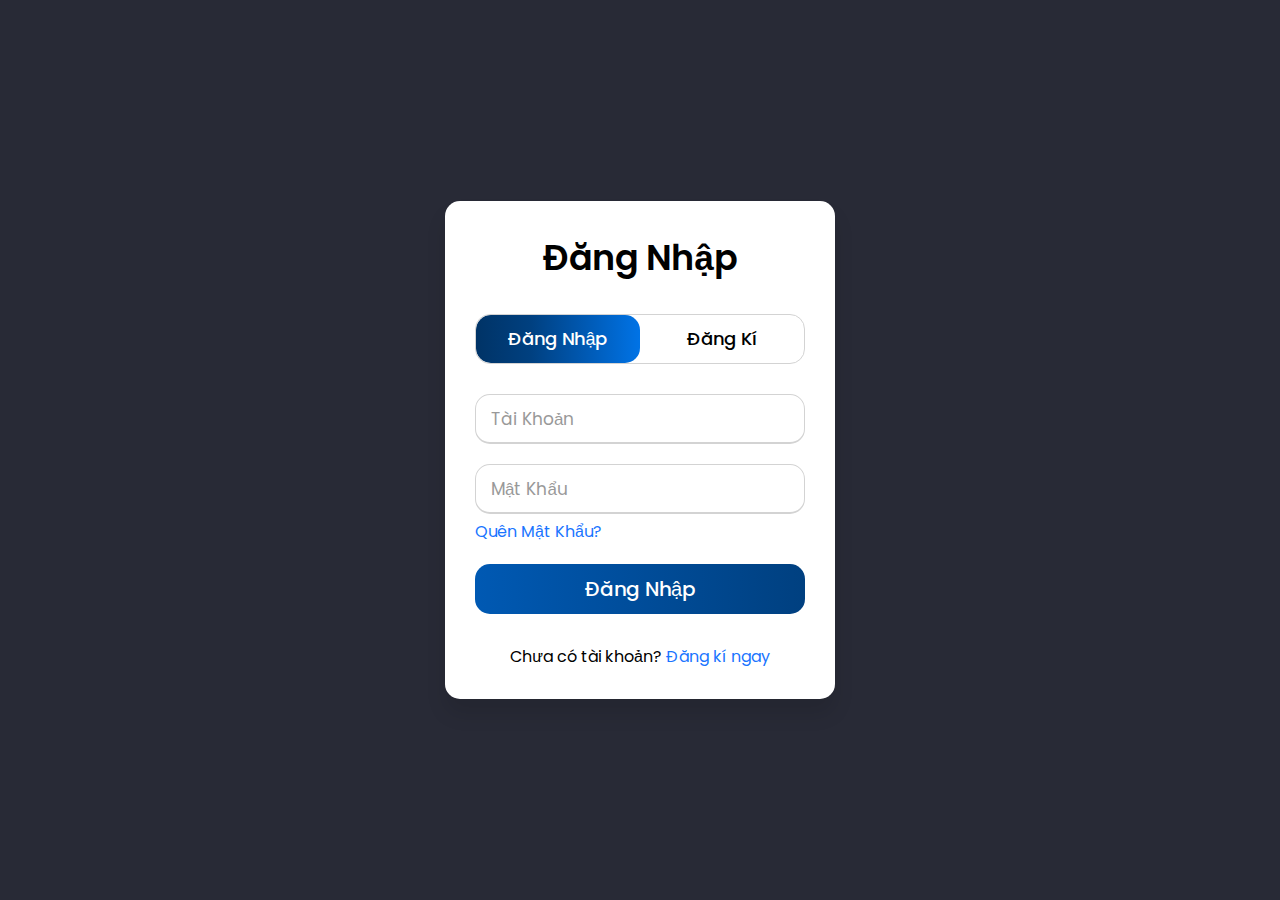
<file: login.html>
<!DOCTYPE html>
<html lang="en">
  <head>
    <meta charset="UTF-8" />
    <title>Đăng Nhập &amp; Đăng kí</title>
    <link rel="stylesheet" href="/css/login.css" />
  </head>
  <body>
    <!-- partial:index.partial.html -->
    <div class="wrapper">
      <div class="title-text">
        <div class="title login">Đăng Nhập</div>
        <div class="title signup">Đăng Kí</div>
      </div>
      <div class="form-container">
        <div class="slide-controls">
          <input type="radio" name="slide" id="login" checked />
          <input type="radio" name="slide" id="signup" />
          <label for="login" class="slide login">Đăng Nhập</label>
          <label for="signup" class="slide signup">Đăng Kí</label>
          <div class="slider-tab"></div>
        </div>
        <div class="form-inner">
          <form action="index.html" class="login">
            <div class="field">
              <input type="text" placeholder="Tài Khoản" required />
            </div>
            <div class="field">
              <input type="password" placeholder="Mật Khẩu" required />
            </div>
            <div class="pass-link"><a href="#">Quên Mật Khẩu?</a></div>
            <div class="field btn">
              <div class="btn-layer"></div>
              <input type="submit" value="Đăng Nhập" />
            </div>
            <div class="signup-link">
              Chưa có tài khoản? <a href="#">Đăng kí ngay</a>
            </div>
          </form>
          <form action="#" class="signup">
            <div class="field">
              <input type="text" placeholder="Email" required />
            </div>
            <div class="field">
              <input type="password" placeholder="Mật Khẩu" required />
            </div>
            <div class="field">
              <input type="password" placeholder="Nhập lại mật khẩu" required />
            </div>
            <div class="field btn">
              <div class="btn-layer"></div>
              <input type="submit" value="Đăng kí" />
            </div>
          </form>
        </div>
      </div>
    </div>
    <!-- partial -->
    <script src="/javascript/login.js"></script>
  </body>
</html>
</file>
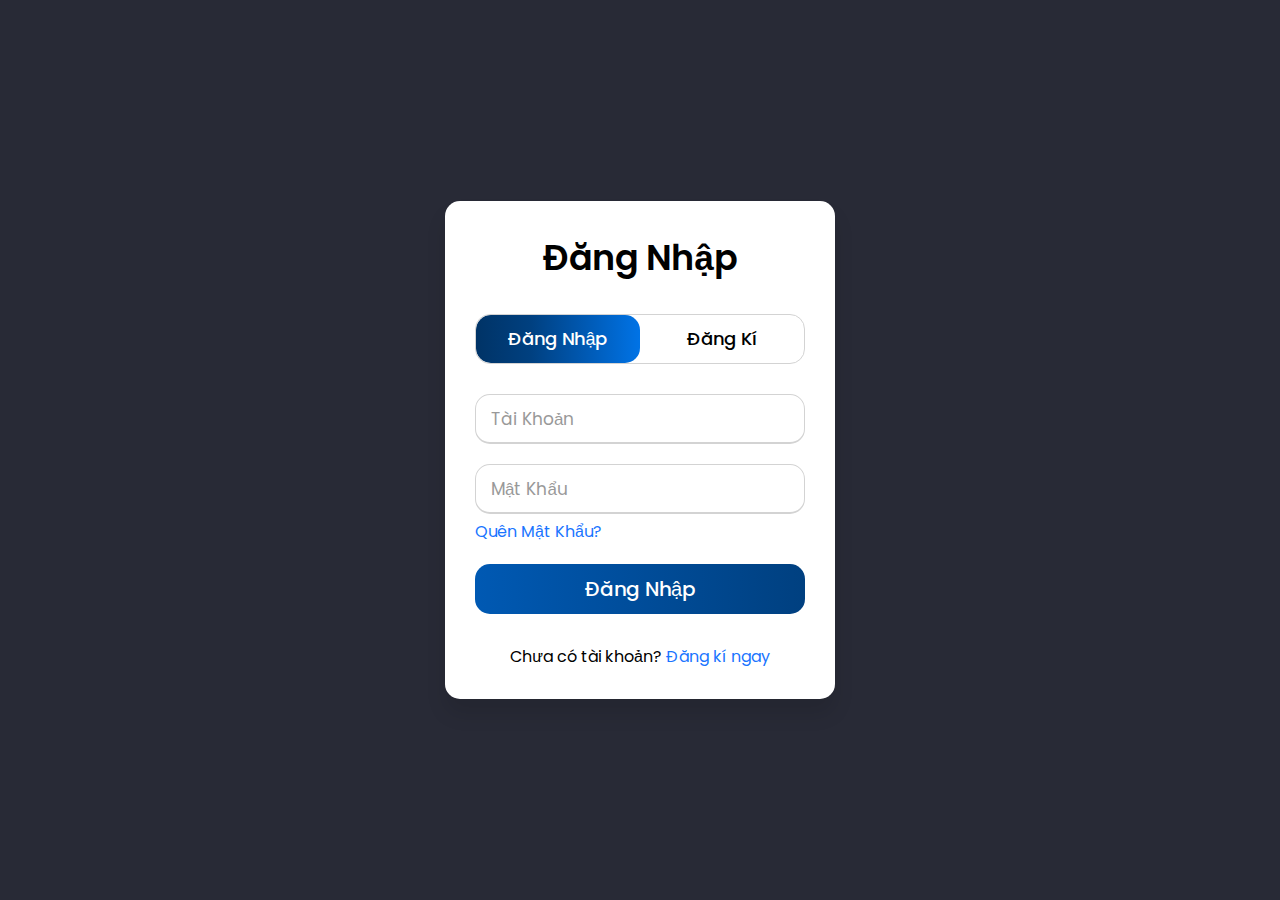
<file: BaiTapLon/login.html>
<!DOCTYPE html>
<html lang="en">
  <head>
    <meta charset="UTF-8" />
    <title>CodePen - login &amp; signup form</title>
    <link rel="stylesheet" href="/css/login.css" />
  </head>
  <body>
    <!-- partial:index.partial.html -->
    <div class="wrapper">
      <div class="title-text">
        <div class="title login">Đăng Nhập</div>
        <div class="title signup">Đăng Kí</div>
      </div>
      <div class="form-container">
        <div class="slide-controls">
          <input type="radio" name="slide" id="login" checked />
          <input type="radio" name="slide" id="signup" />
          <label for="login" class="slide login">Đăng Nhập</label>
          <label for="signup" class="slide signup">Đăng Kí</label>
          <div class="slider-tab"></div>
        </div>
        <div class="form-inner">
          <form action="index.html" class="login">
            <div class="field">
              <input type="text" placeholder="Tài Khoản" required />
            </div>
            <div class="field">
              <input type="password" placeholder="Mật Khẩu" required />
            </div>
            <div class="pass-link"><a href="#">Quên Mật Khẩu?</a></div>
            <div class="field btn">
              <div class="btn-layer"></div>
              <input type="submit" value="Đăng Nhập" />
            </div>
            <div class="signup-link">
              Chưa có tài khoản? <a href="#">Đăng kí ngay</a>
            </div>
          </form>
          <form action="#" class="signup">
            <div class="field">
              <input type="text" placeholder="Email" required />
            </div>
            <div class="field">
              <input type="password" placeholder="Mật Khẩu" required />
            </div>
            <div class="field">
              <input type="password" placeholder="Nhập lại mật khẩu" required />
            </div>
            <div class="field btn">
              <div class="btn-layer"></div>
              <input type="submit" value="Đăng kí" />
            </div>
          </form>
        </div>
      </div>
    </div>
    <!-- partial -->
    <script src="/javascript/login.js"></script>
  </body>
</html>
</file>
<file: css/login.css>
@import url("https://fonts.googleapis.com/css?family=Poppins:400,500,600,700&display=swap");
* {
  margin: 0;
  padding: 0;
  box-sizing: border-box;
  font-family: "Poppins", sans-serif;
}
html,
body {
  display: grid;
  height: 100%;
  width: 100%;
  place-items: center;
  background: #282a36;
}
::selection {
  background: #1a75ff;
  color: #fff;
}
.wrapper {
  overflow: hidden;
  max-width: 390px;
  background: #fff;
  padding: 30px;
  border-radius: 15px;
  box-shadow: 0px 15px 20px rgba(0, 0, 0, 0.1);
}
.wrapper .title-text {
  display: flex;
  width: 200%;
}
.wrapper .title {
  width: 50%;
  font-size: 35px;
  font-weight: 600;
  text-align: center;
  transition: all 0.6s cubic-bezier(0.68, -0.55, 0.265, 1.55);
}
.wrapper .slide-controls {
  position: relative;
  display: flex;
  height: 50px;
  width: 100%;
  overflow: hidden;
  margin: 30px 0 10px 0;
  justify-content: space-between;
  border: 1px solid lightgrey;
  border-radius: 15px;
}
.slide-controls .slide {
  height: 100%;
  width: 100%;
  color: #fff;
  font-size: 18px;
  font-weight: 500;
  text-align: center;
  line-height: 48px;
  cursor: pointer;
  z-index: 1;
  transition: all 0.6s ease;
}
.slide-controls label.signup {
  color: #000;
}
.slide-controls .slider-tab {
  position: absolute;
  height: 100%;
  width: 50%;
  left: 0;
  z-index: 0;
  border-radius: 15px;
  background: -webkit-linear-gradient(left, #003366, #004080, #0059b3, #0073e6);
  transition: all 0.6s cubic-bezier(0.68, -0.55, 0.265, 1.55);
}
input[type="radio"] {
  display: none;
}
#signup:checked ~ .slider-tab {
  left: 50%;
}
#signup:checked ~ label.signup {
  color: #fff;
  cursor: default;
  user-select: none;
}
#signup:checked ~ label.login {
  color: #000;
}
#login:checked ~ label.signup {
  color: #000;
}
#login:checked ~ label.login {
  cursor: default;
  user-select: none;
}
.wrapper .form-container {
  width: 100%;
  overflow: hidden;
}
.form-container .form-inner {
  display: flex;
  width: 200%;
}
.form-container .form-inner form {
  width: 50%;
  transition: all 0.6s cubic-bezier(0.68, -0.55, 0.265, 1.55);
}
.form-inner form .field {
  height: 50px;
  width: 100%;
  margin-top: 20px;
}
.form-inner form .field input {
  height: 100%;
  width: 100%;
  outline: none;
  padding-left: 15px;
  border-radius: 15px;
  border: 1px solid lightgrey;
  border-bottom-width: 2px;
  font-size: 17px;
  transition: all 0.3s ease;
}
.form-inner form .field input:focus {
  border-color: #1a75ff;
  /* box-shadow: inset 0 0 3px #fb6aae; */
}
.form-inner form .field input::placeholder {
  color: #999;
  transition: all 0.3s ease;
}
form .field input:focus::placeholder {
  color: #1a75ff;
}
.form-inner form .pass-link {
  margin-top: 5px;
}
.form-inner form .signup-link {
  text-align: center;
  margin-top: 30px;
}
.form-inner form .pass-link a,
.form-inner form .signup-link a {
  color: #1a75ff;
  text-decoration: none;
}
.form-inner form .pass-link a:hover,
.form-inner form .signup-link a:hover {
  text-decoration: underline;
}
form .btn {
  height: 50px;
  width: 100%;
  border-radius: 15px;
  position: relative;
  overflow: hidden;
}
form .btn .btn-layer {
  height: 100%;
  width: 300%;
  position: absolute;
  left: -100%;
  background: -webkit-linear-gradient(
    right,
    #003366,
    #004080,
    #0059b3,
    #0073e6
  );
  border-radius: 15px;
  transition: all 0.4s ease;
}
form .btn:hover .btn-layer {
  left: 0;
}
form .btn input[type="submit"] {
  height: 100%;
  width: 100%;
  z-index: 1;
  position: relative;
  background: none;
  border: none;
  color: #fff;
  padding-left: 0;
  border-radius: 15px;
  font-size: 20px;
  font-weight: 500;
  cursor: pointer;
}
</file>
